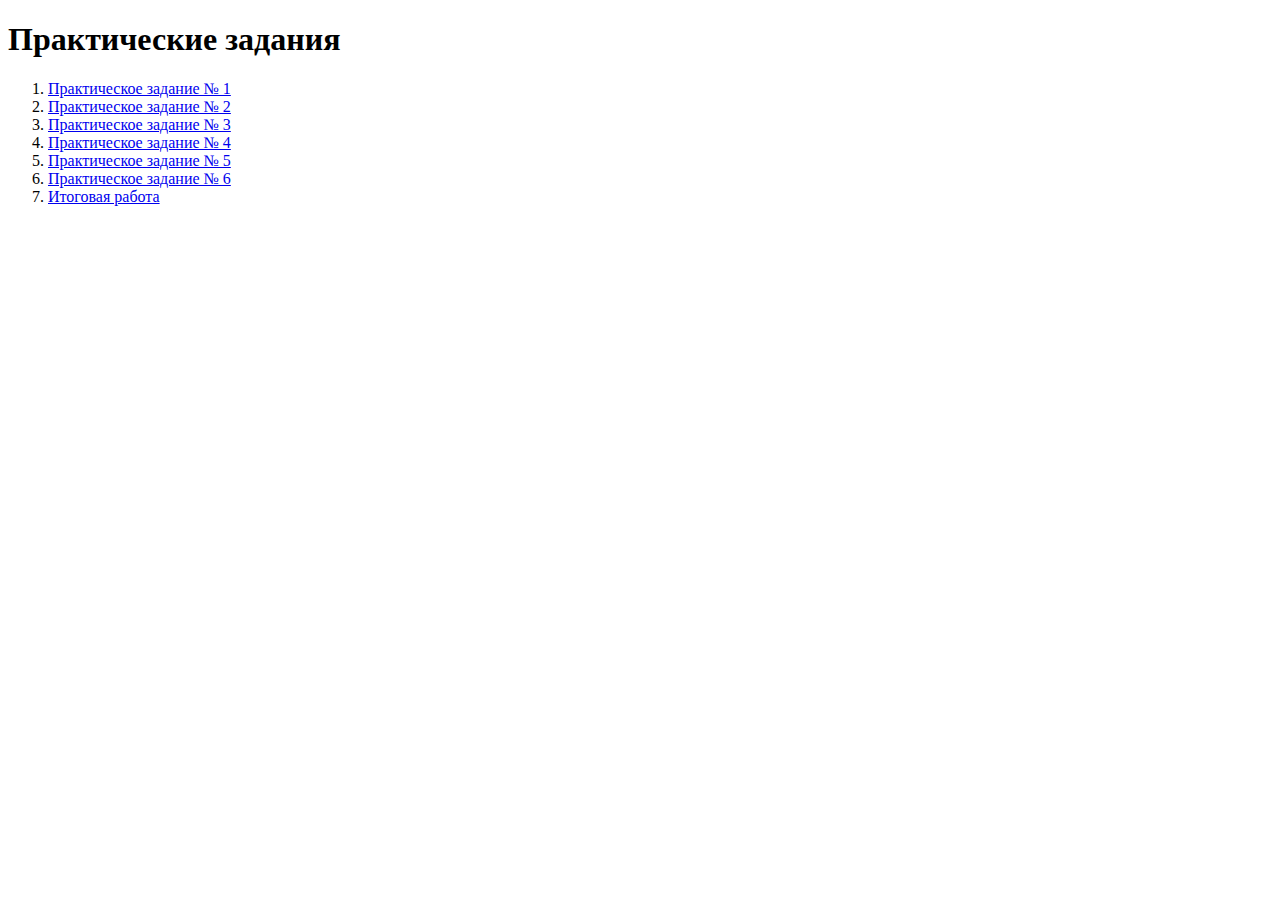
<file: index.html>
<!DOCTYPE html>
<html lang="en">
<head>
    <meta charset="UTF-8">
    <meta name="viewport" content="width=device-width, initial-scale=1.0">
    <title>Информация</title>
</head>
<body>
    <h1>Практические задания</h1>
    <ol>
        <li><a href="task1.html">Практическое задание № 1</a></li>
        <li><a href="task2.html">Практическое задание № 2</a></li>
        <li><a href="task3.html">Практическое задание № 3</a></li>
        <li><a href="task4.html">Практическое задание № 4</a></li>
        <li><a href="task5.html">Практическое задание № 5</a></li>
        <li><a href="task6.html">Практическое задание № 6</a></li>
        <li><a href="Итоговая работа/index2.html">Итоговая работа</a></li>
    </ol>
</body>
</html>
</file>
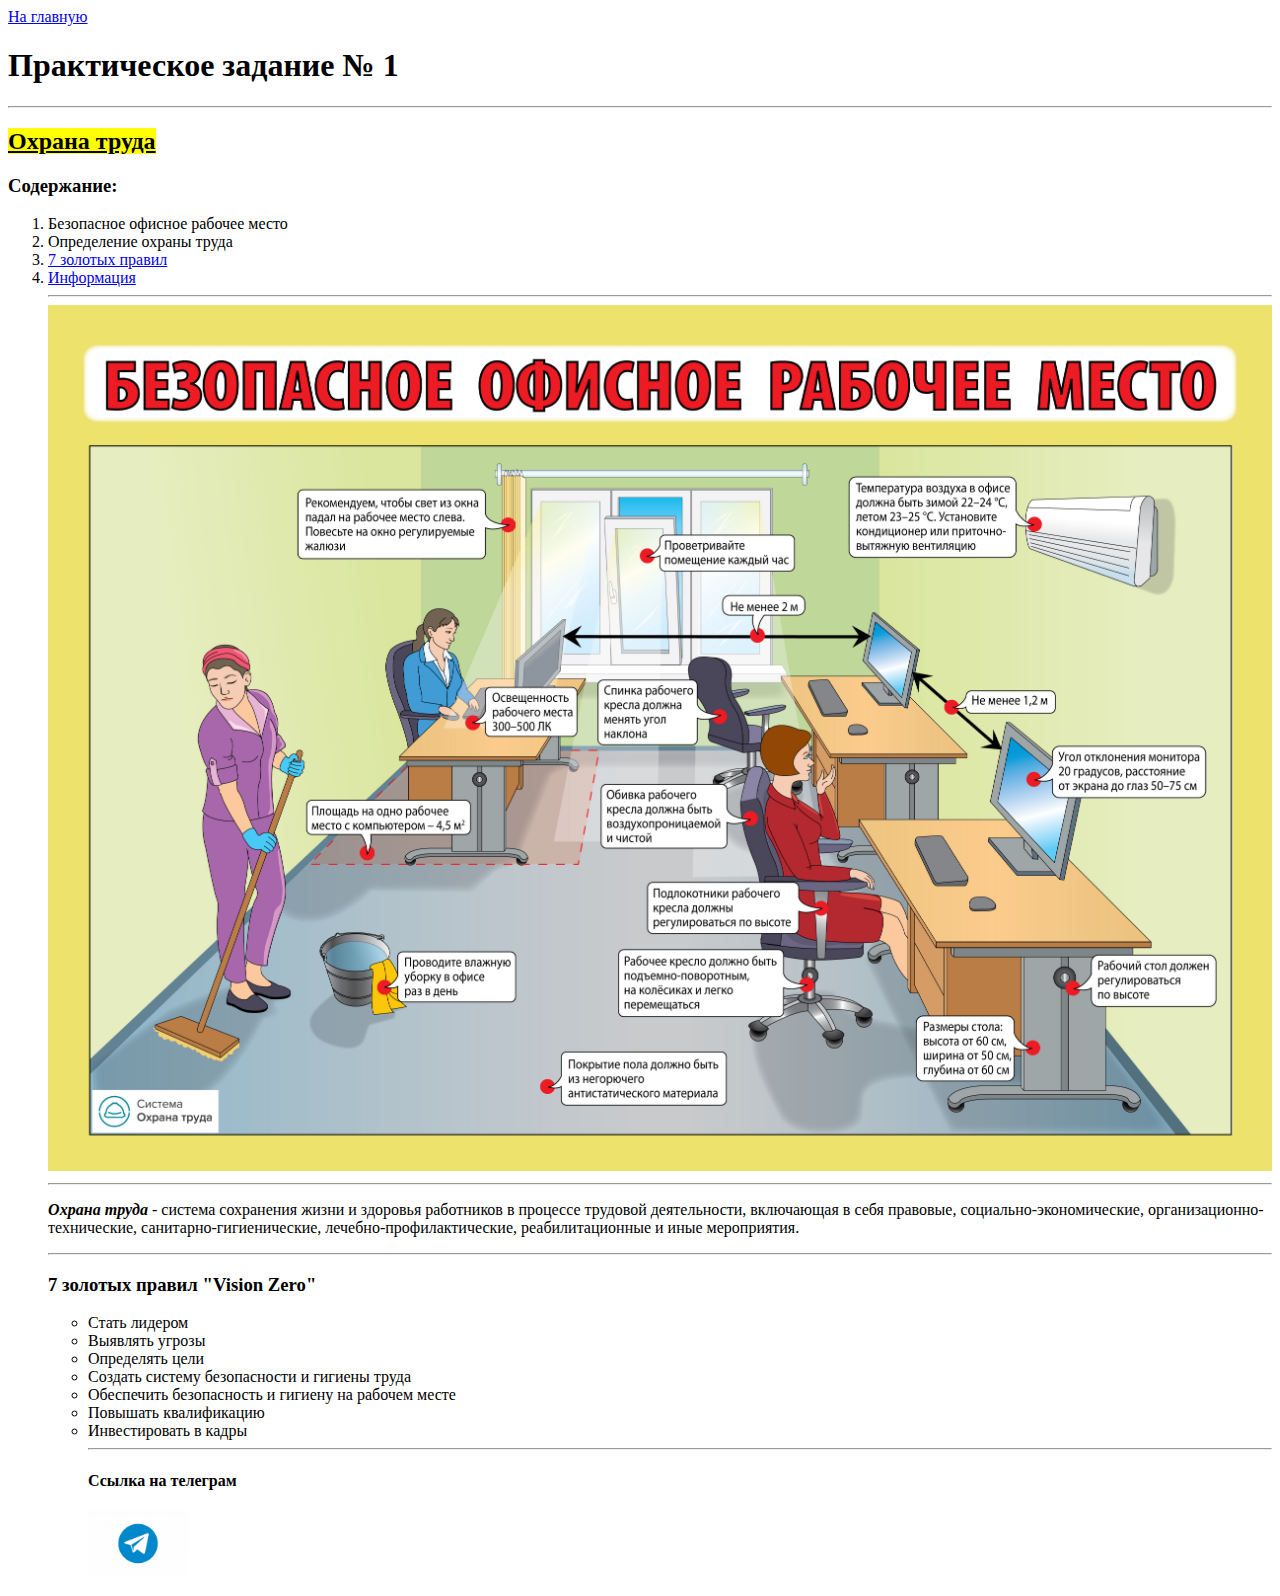
<file: task1.html>
<!DOCTYPE html>
<html lang="en">
<head>
    <meta charset="UTF-8">
    <meta name="viewport" content="width=device-width, initial-scale=1.0">
    <title>Информация</title>
</head>
<body>
    <a href="index.html">На главную</a>
  <h1>Практическое задание № 1</h1>  
  <hr>
  <h2><mark><u>Охрана труда</u></mark></h2>
  <h3>Содержание:</h3>
  <ol>
    <li>Безопасное офисное рабочее место</li>
    <li>Определение охраны труда</li>
    <li><a href="#7 золотых правил Vision Zero"> 7 золотых правил</a></li>
    <li><a href="#Информация"> Информация</a></li>
<hr>

<img width="100%" src="офис.jpg" alt="Охрана труда в офисе">
<hr>

<p><b><i>Охрана труда</i></b> - система сохранения жизни и здоровья работников в процессе 
    трудовой деятельности, включающая в себя правовые, социально-экономические, 
    организационно-технические, санитарно-гигиенические, лечебно-профилактические,
     реабилитационные и иные мероприятия.</p>
<hr>
<h3 id="7 золотых правил Vision Zero">7 золотых правил "Vision Zero"</h3>
<ul>
    <li>Стать лидером</li>
    <li>Выявлять угрозы</li>
    <li>Определять цели</li>
    <li>Создать систему безопасности и гигиены труда</li>
    <li>Обеспечить безопасность и гигиену на рабочем месте</li>
    <li>Повышать квалификацию</li>
    <li>Инвестировать в кадры</li>
<hr>
<h4 id="Информация">Ссылка на телеграм</h4>
<a href="https://t.me/ViktoriaTA15">
    <img width="100" src="Телеграм.jpg" alt="Ссылка на телеграм">
    </a><br>
 
</body>
</html>
</file>
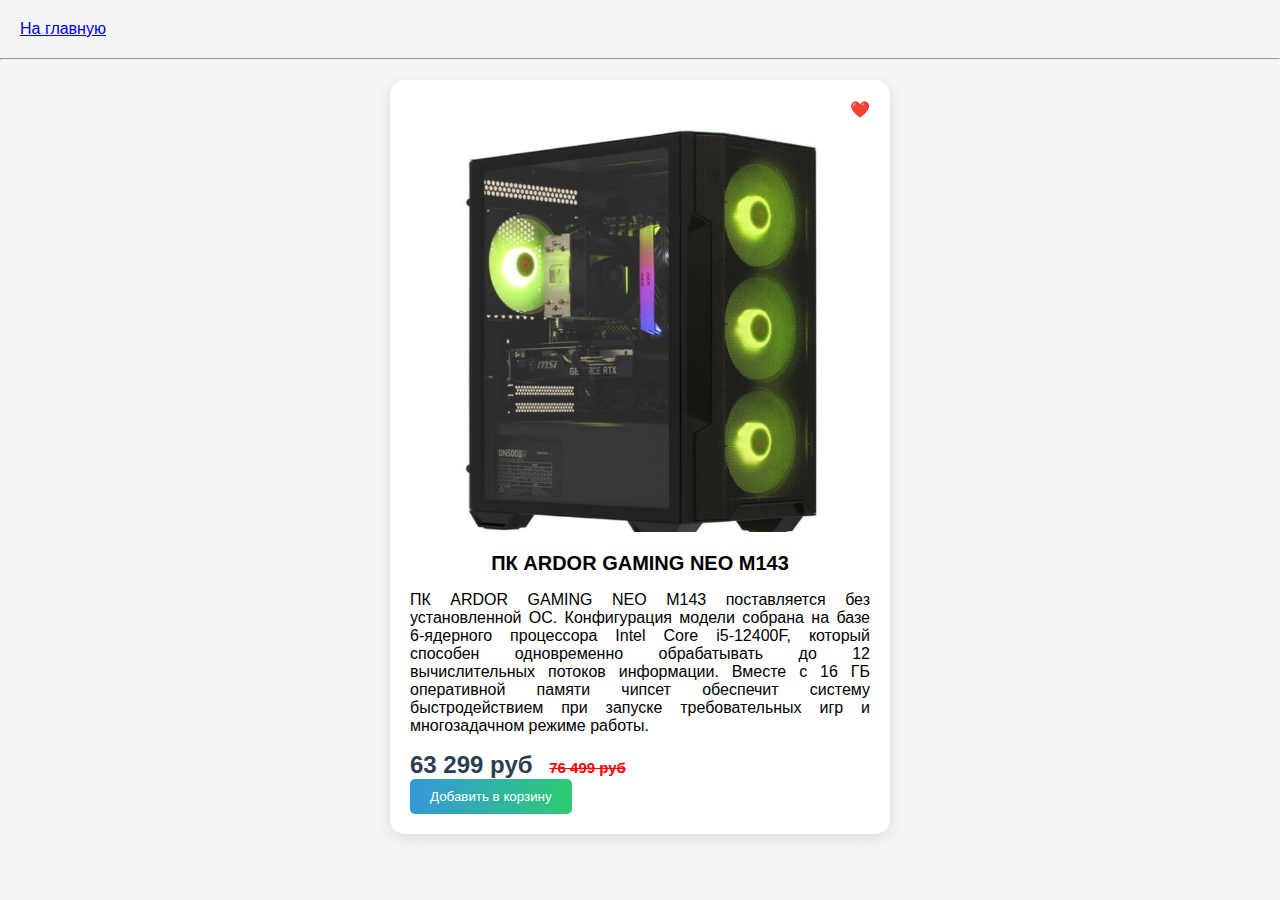
<file: task2.html>
<!DOCTYPE html>
<html lang="en">
<head>
    <meta charset="UTF-8">
    <meta name="viewport" content="width=device-width, initial-scale=1.0">
    <title>Карточка</title>
    <link rel="stylesheet" href="task2.css">
</head>
<body>
    <body>
        <a class="back-to-main" href="index.html">На главную</a>
        <hr>
<div class="card">
    <p class="favorite">
        <a href="#">❤️</a>
    </p>
    <img width="550px" src="компьютер.jpg" alt="Нет картинки">
    <h3>ПК ARDOR GAMING NEO M143</h3>
    <p class="info">ПК ARDOR GAMING NEO M143 поставляется без установленной ОС. Конфигурация модели собрана на базе 6-ядерного процессора Intel Core i5-12400F, который способен одновременно обрабатывать до 12 вычислительных потоков информации. Вместе с 16 ГБ оперативной памяти чипсет обеспечит систему быстродействием при запуске требовательных игр и многозадачном режиме работы.</p>
    <p class="price">63 299 руб <span class="old-price">76 499 руб</span></p>
    <button>Добавить в корзину</button>
    </div>
  
    
</body>
</html>
</file>
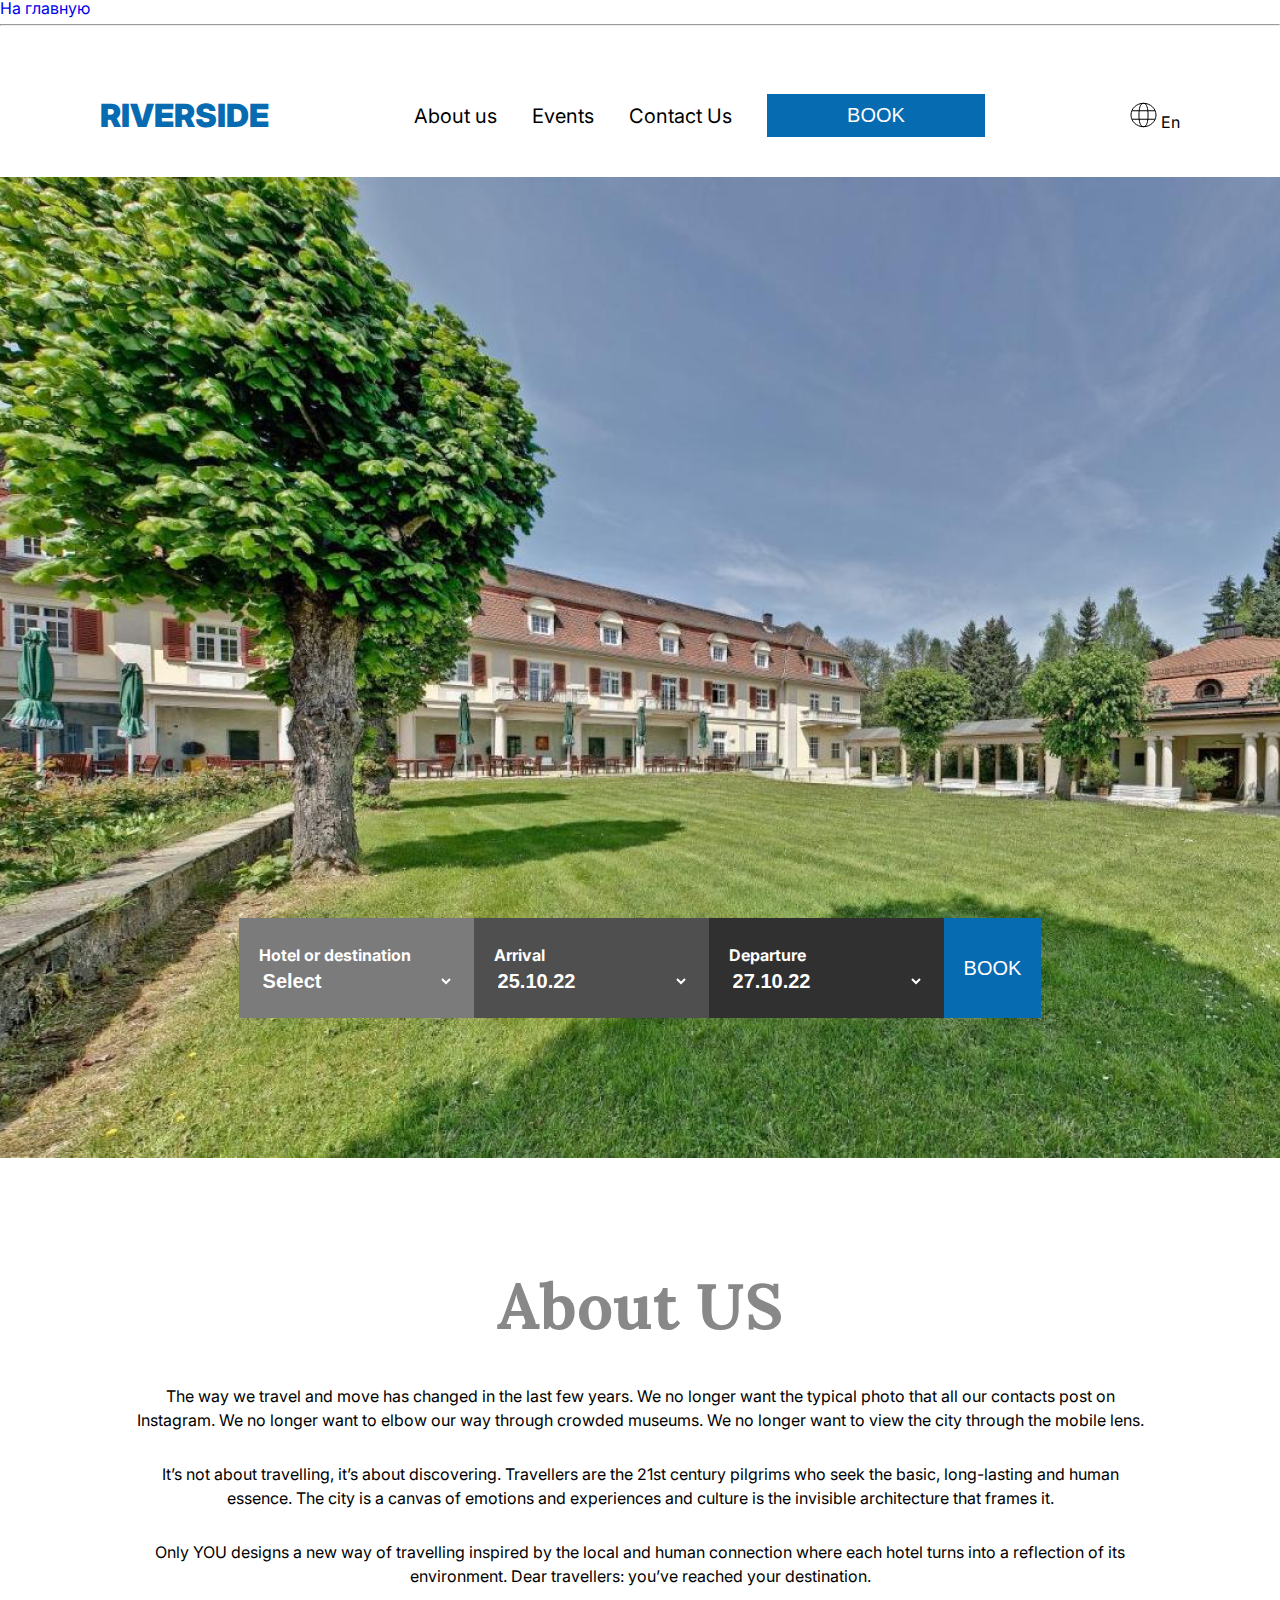
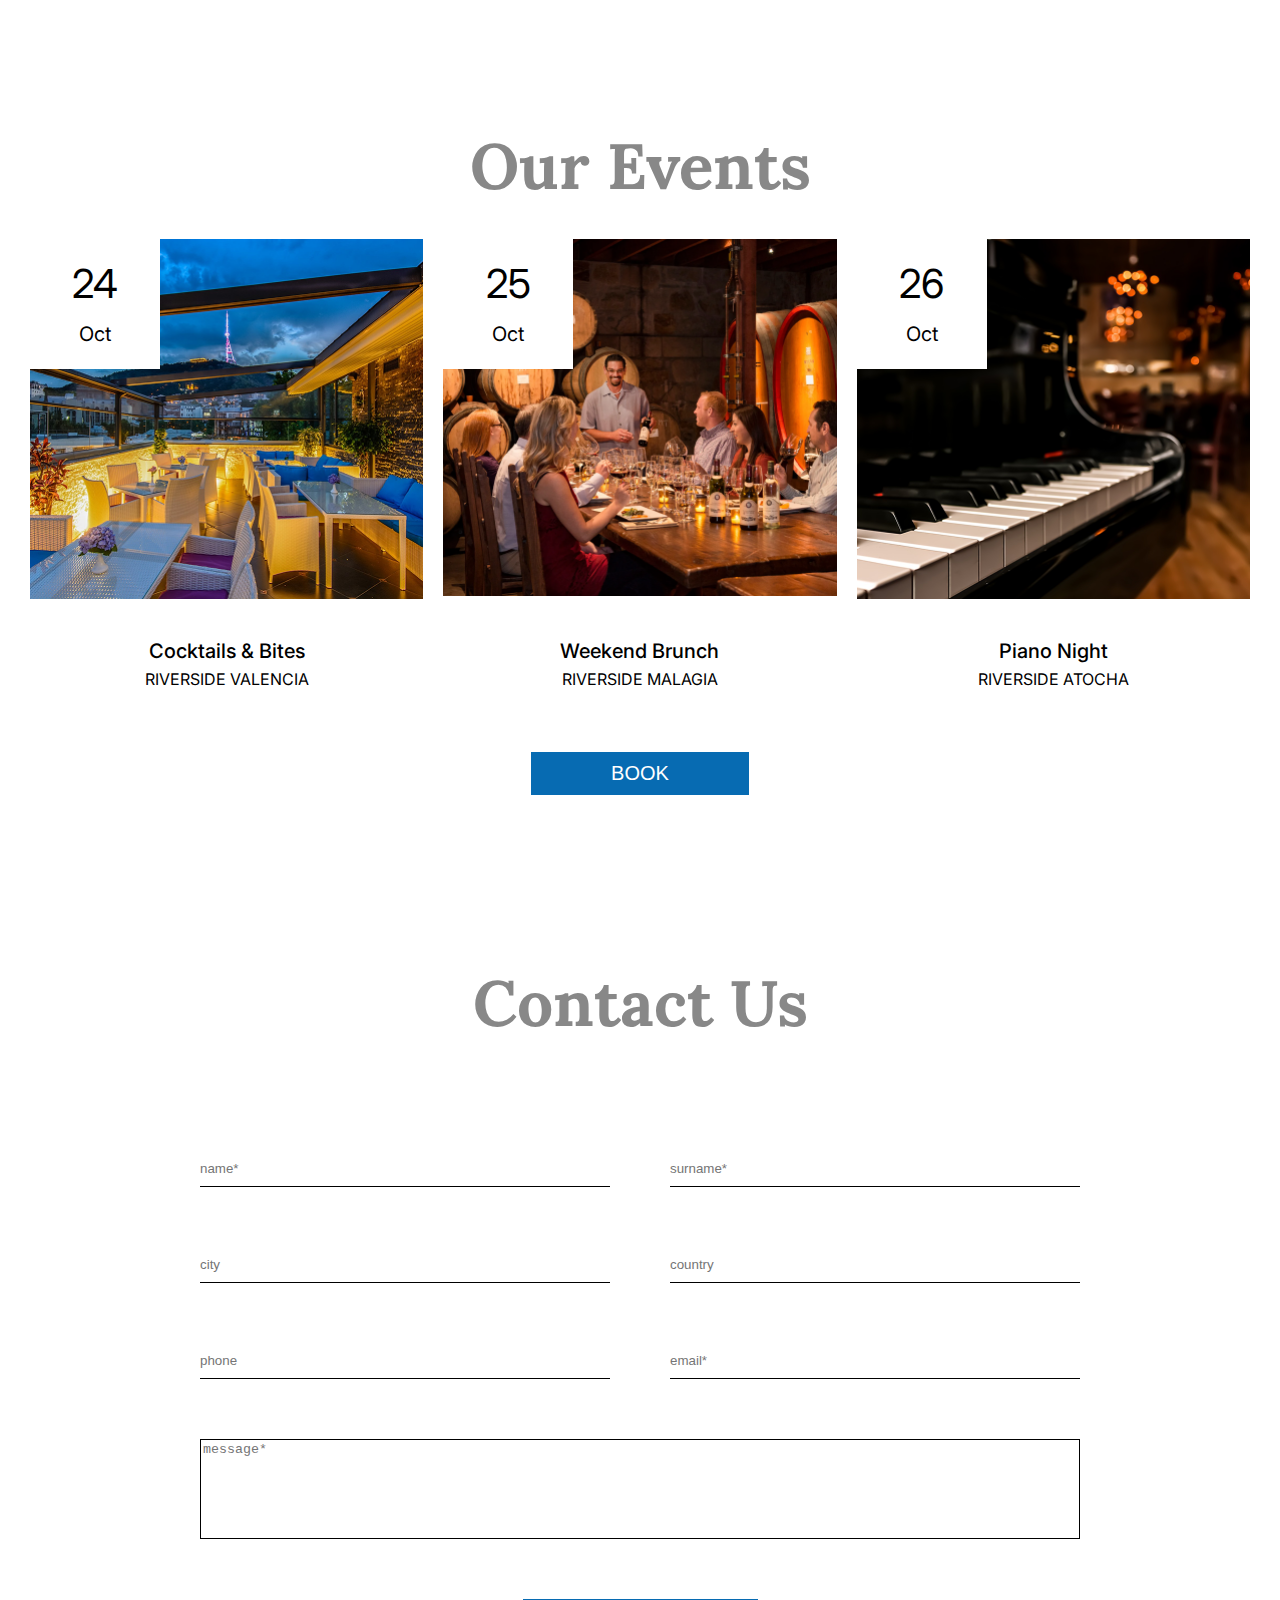
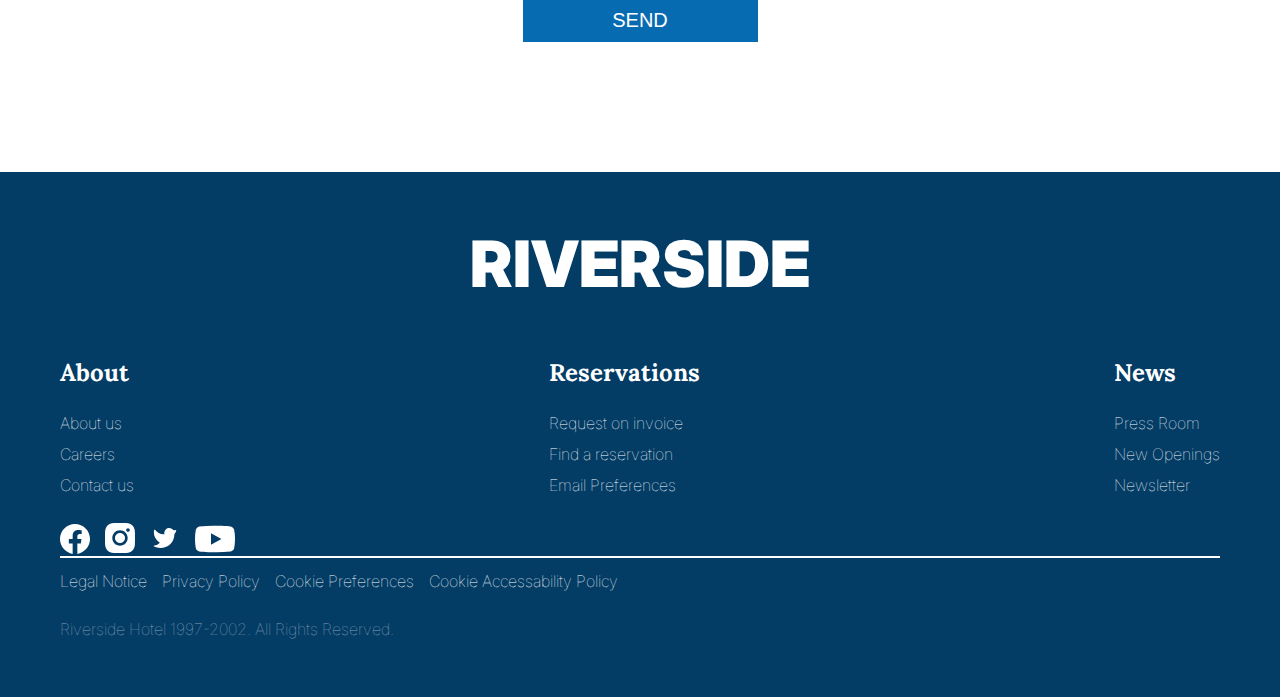
<file: task4.html>
<!DOCTYPE html>
<html lang="en">

<head>
    <meta charset="UTF-8">
    <meta name="viewport" content="width=device-width, initial-scale=1.0">
    <title>Document</title>
    <link rel="stylesheet" href="css/reset.css">
    <link rel="stylesheet" href="css/task4.css">
</head>

<body>
     <a class="back-to-main" href="index.html">На главную</a>
        <hr>
<header>
    <button class="burger-btn">
        <img src="images/icons/burger-menu.svg" alt="">
    </button>
    <a href="task4.html" class="logo">
Riverside
    </a>
<nav>
    <a href="#">About us</a>
    <a href="#">Events</a>
    <a href="#">Contact Us</a>
    <button>book</button>
</nav>
<div>
    <img src="images/icons/lang.svg" alt="Логотип">
    <span>En</span>
</div>
</header>
<main>
    <section class="hero">
        <div class="hero-choose">
            <h4>Hotel or destination</h4>
            <select name="" id="">
                <option value="">Select</option>
            </select>
        </div>
         <div class="hero-choose">
            <h4>Arrival</h4>
            <select name="" id="">
                <option value="">25.10.22</option>
            </select>
        </div>
         <div class="hero-choose">
            <h4>Departure</h4>
            <select name="" id="">
                <option value="">27.10.22</option>
            </select>
        </div>
         <button>book</button>
            </select>
        </div>
    </section>
    <section class="about-us">
        <h2 id="about-us">About US</h2>
        <p>The way we travel and move has changed in the last few years. We no longer want the typical photo that all our contacts post on Instagram. We no longer want to elbow our way through crowded museums. We no longer want to view the city through the mobile lens.</p>
        <p>It’s not about travelling, it’s about discovering. Travellers are the 21st century pilgrims who seek the basic, long-lasting and human essence. The city is a canvas of emotions and experiences and culture is the invisible architecture that frames it.</p>
        <p>Only YOU designs a new way of travelling inspired by the local and human connection where each hotel turns into a reflection of its environment. Dear travellers: you’ve reached your destination.</p>

    </section>
    <section class="our-events">
        <h2 id="our-events">Our Events</h2>
        <div class="cards">
            <div class="card">
                <img src="images/cards/card-1.png" alt="">
                <div class="card-body">
                    <h4>Cocktails & Bites</h4>
                    <p>Riverside Valencia</p>
                </div>
                <div class="card-date">
               <span class="card-date-day">24</span>
               <br>Oct
            </div>
            </div>
             <div class="card">
                <img src="images/cards/card-2.png" alt="">
                <div class="card-body">
                    <h4>Weekend Brunch</h4>
                    <p>Riverside Malagia</p>
                </div>
                <div class="card-date">
               <span class="card-date-day">25</span>
               <br>Oct
            </div>
            </div>
             <div class="card">
                <img src="images/cards/card-3.png" alt="">
                <div class="card-body">
                    <h4>Piano Night</h4>
                    <p>Riverside Atocha</p>
                </div>
                <div class="card-date">
               <span class="card-date-day">26</span>
               <br>Oct
            </div>
            </div>
        </div>
<button>Book</button>
    </section>
    <section class="contact-us">
        <h2 id="contact-us">Contact Us</h2>
        <form action="" class="contact-form">
            <div class="contact-form-fields">
            <input type="text" placeholder="name*"required>
             <input type="text" placeholder="surname*"required>
              <input type="text" placeholder="city">
               <input type="text" placeholder="country">
                <input type="tel" placeholder="phone">
                 <input type="email" placeholder="email*"required>
        </div>
        <textarea name="" id="" required placeholder="message*"></textarea>
        <button>Send</button>
        </form>
    </section>
</main>
<footer>
    <section class="footer-body">
    <h3>Riverside</h3>
    <div class="footer-body-links">
        <ul>
            <h4>About</h4>
            <li><a href="#">About us</a></li>
            <li><a href="#">Careers</a></li>
            <li><a href="#">Contact us</a></li>
        </ul>
<ul>
            <h4>Reservations</h4>
            <li><a href="#">Request on invoice</a></li>
            <li><a href="#">Find a reservation</a></li>
            <li><a href="#">Email Preferences</a></li>
        </ul>
        <ul>
            <h4>News</h4>
            <li><a href="#">Press Room</a></li>
            <li><a href="#">New Openings</a></li>
            <li><a href="#">Newsletter</a></li>
        </ul>
    </div>
    <div class="footer-social-media">
        <a href="#"><img src="images/icons/facebook.svg" alt=""></a>
        <a href="#"><img src="images/icons/instagram.svg" alt=""></a>
        <a href="#"><img src="images/icons/twitter.svg" alt=""></a>
        <a href="#"><img src="images/icons/youtube.svg" alt=""></a>
    </div>
    <div class="footer-policy">
       <a href="#">Legal Notice</a>
       <a href="#">Privacy Policy</a>
        <a href="#">Cookie Preferences</a>
        <a href="#">Cookie Accessability Policy</a>
</div>
    <p class="rights">
        Riverside Hotel 1997-2002. All Rights Reserved.
    </p>
    </section>
    
</footer>
</body>

</html>
</file>
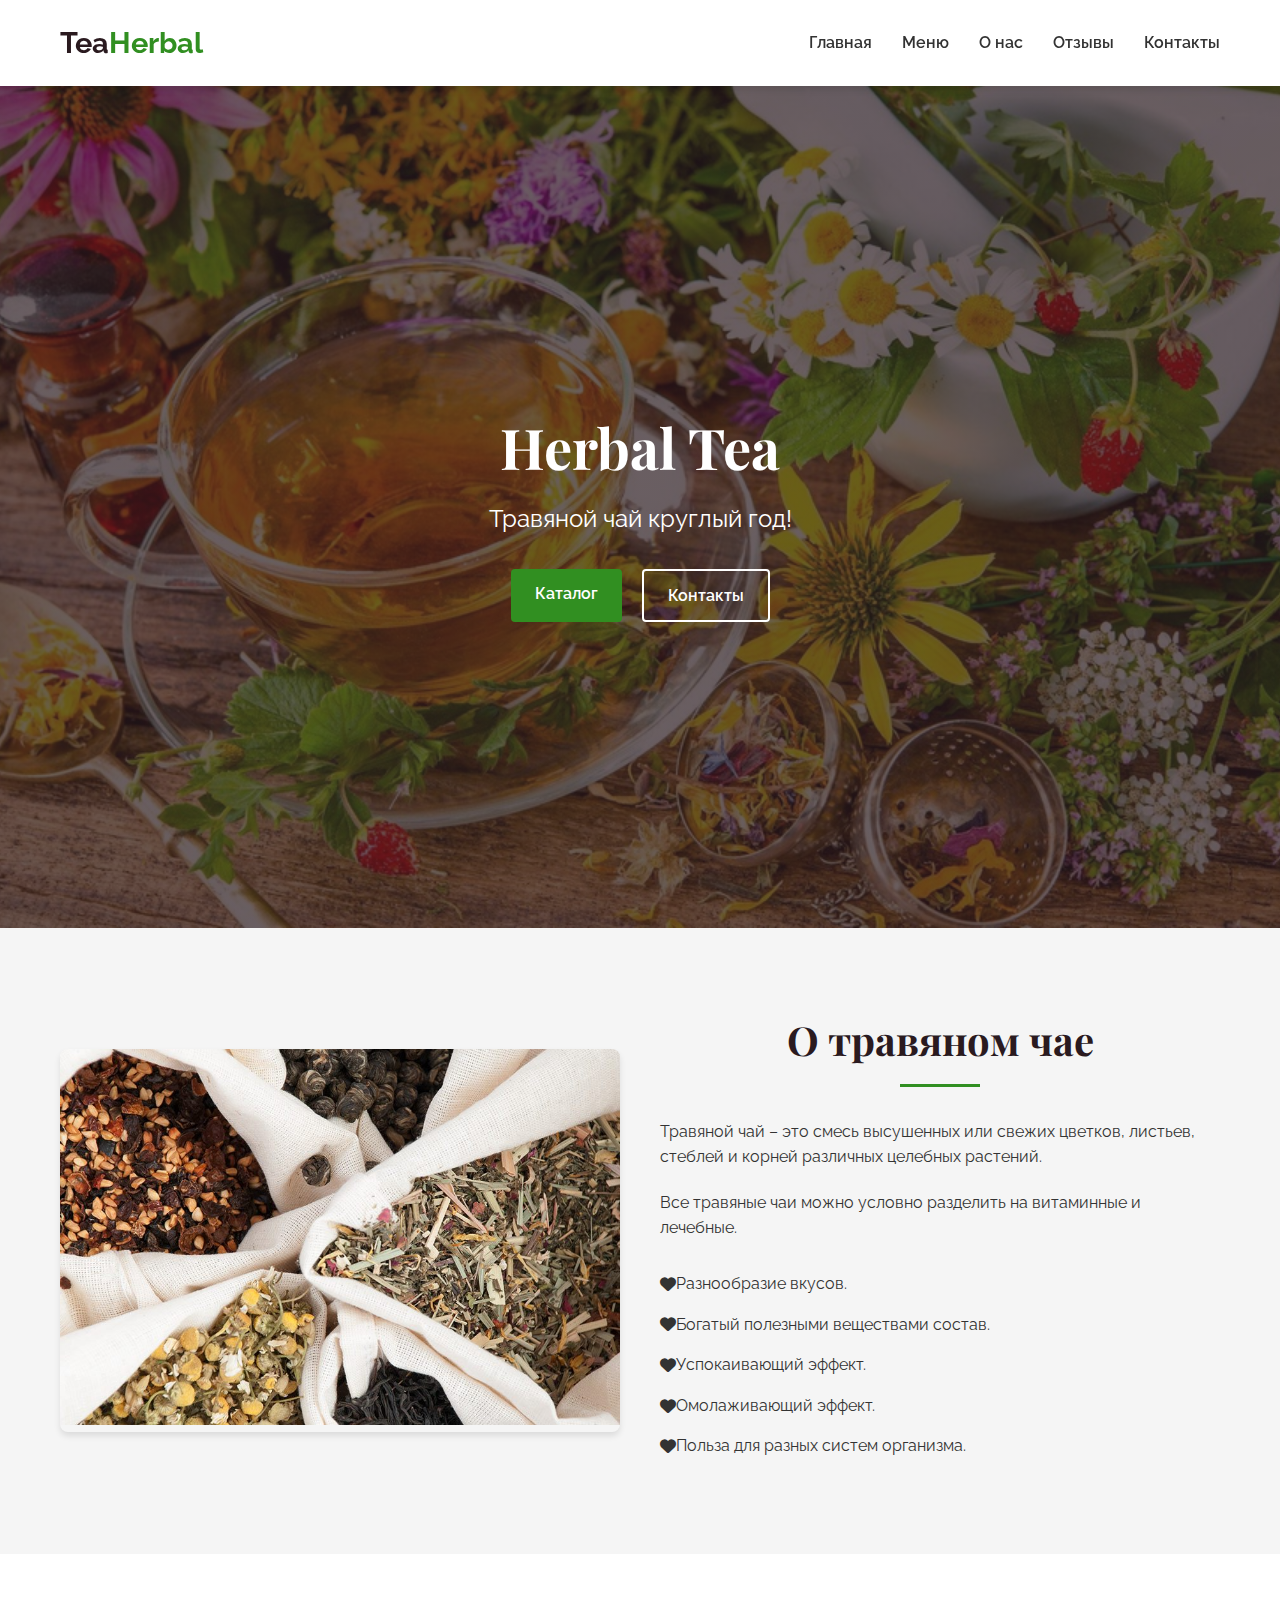
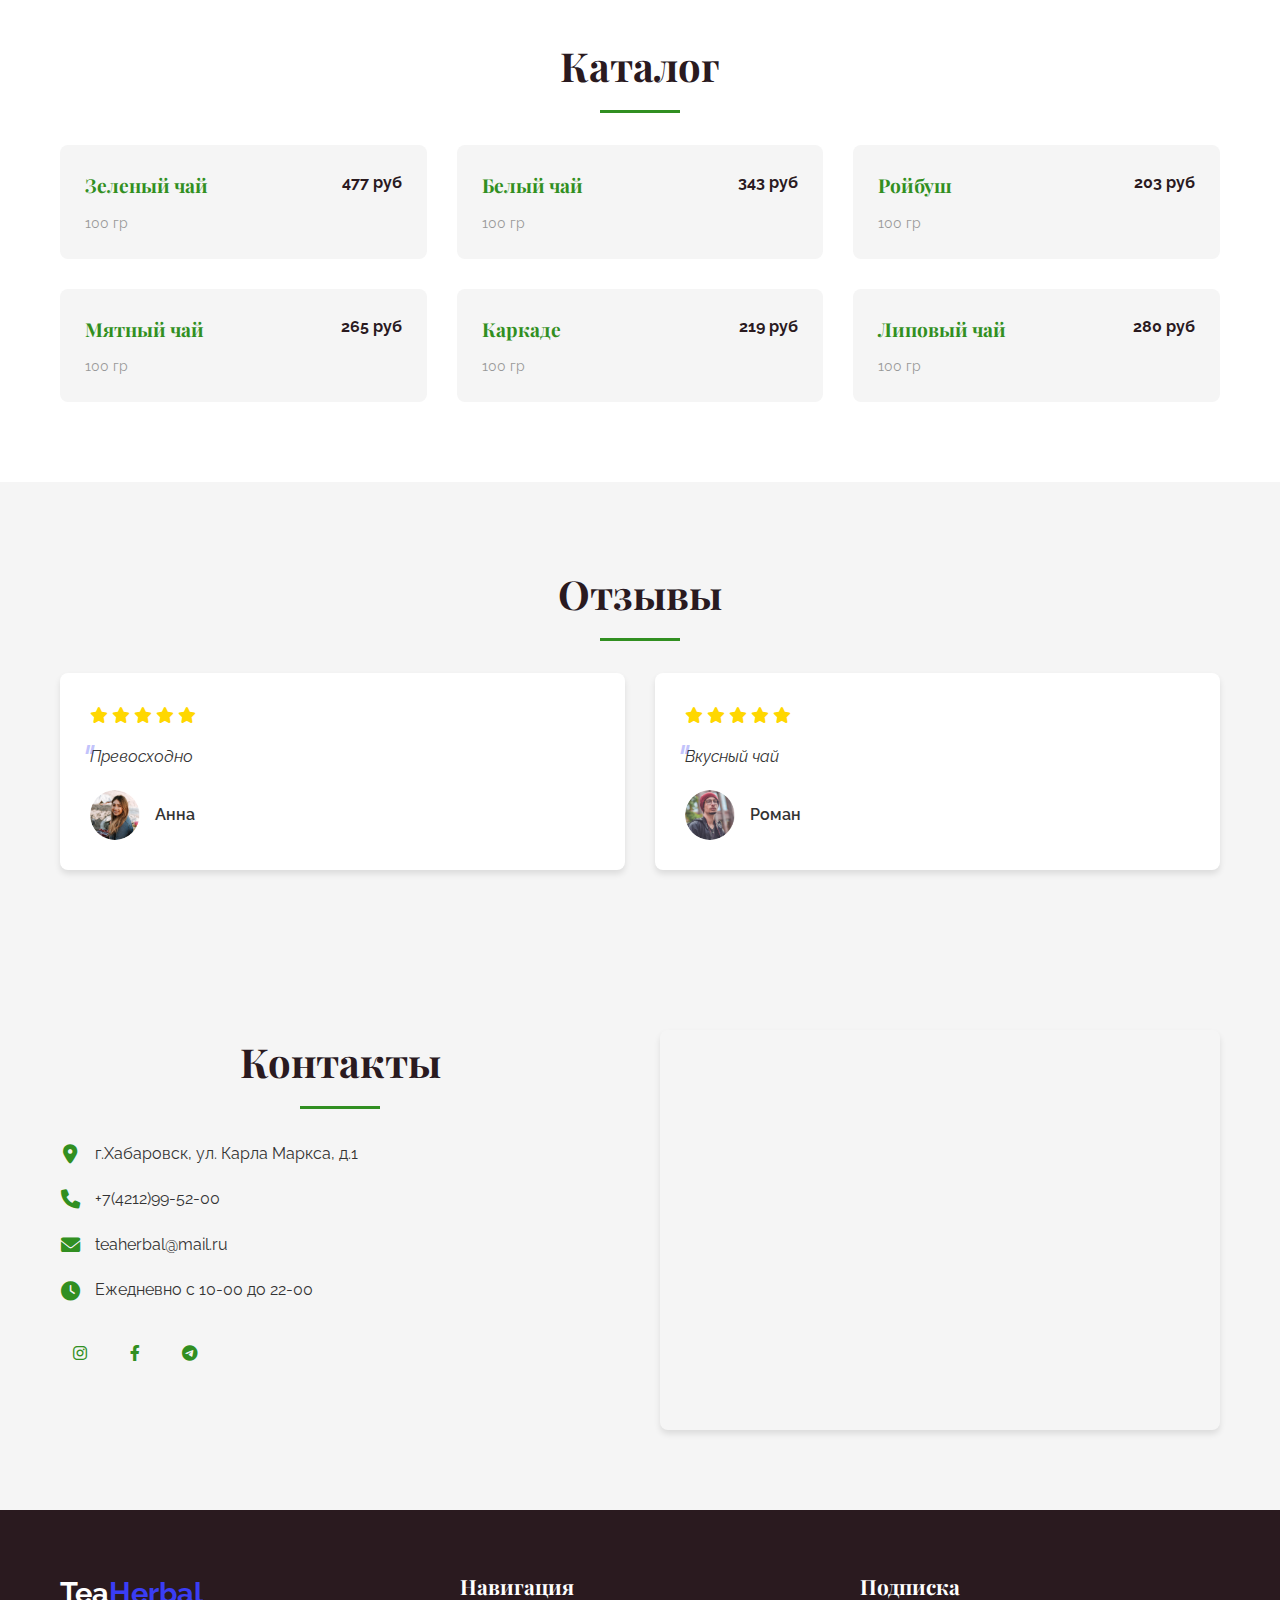
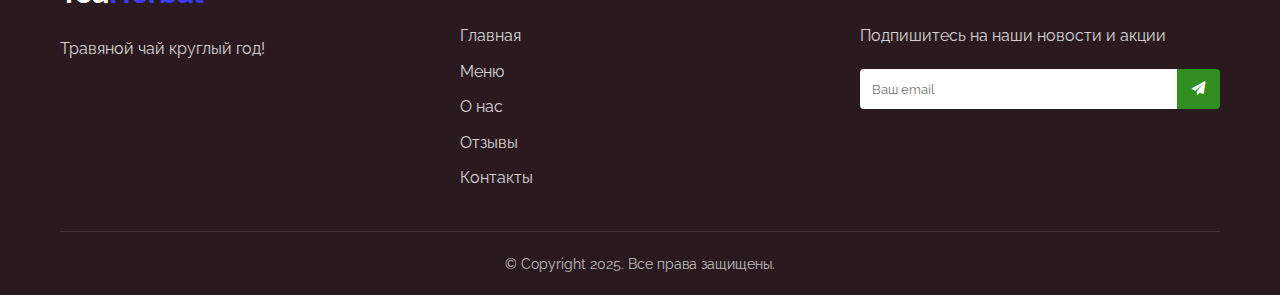
<file: Итоговая работа/index2.html>
<!DOCTYPE html>
<html lang="ru">

<head>
    <meta charset="UTF-8">
    <meta name="viewport" content="width=device-width, initial-scale=1.0">
    <title>Название сайта</title>

    <link
        href="https://fonts.googleapis.com/css2?family=Playfair+Display:wght@400;700&family=Raleway:wght@400;600&display=swap"
        rel="stylesheet">
    <link rel="stylesheet" href="https://cdnjs.cloudflare.com/ajax/libs/font-awesome/6.0.0-beta3/css/all.min.css">
    <link rel="stylesheet" href="css/reset.css">
    <link rel="stylesheet" href="css/styles.css">
</head>

<body>
    <a class="back-to-main" href="index.html">На главную</a>
    <hr>
<header class="header">
    <div class="container">
        <div class="header__inner">
            <a href="#" class="logo">Tea<span>Herbal</span></a>
                <nav class="nav">
                    <ul class="nav__list">
                        <li class="nav__item"><a href="#" class="nav__link">Главная</a></li>
                        <li class="nav__item"><a href="#menu" class="nav__link">Меню</a></li>
                        <li class="nav__item"><a href="#about" class="nav__link">О нас</a></li>
                        <li class="nav__item"><a href="#reviews" class="nav__link">Отзывы</a></li>
                        <li class="nav__item"><a href="#contacts" class="nav__link">Контакты</a></li>
                    </ul>
                </nav>
            <button class="menu-toggle" aria-label="Меню">
                <span class="menu-toggle__line"></span>
                <span class="menu-toggle__line"></span>
                <span class="menu-toggle__line"></span>
                </button>
        </div>
    </div>
</header>

<main class="main">
    <section class="hero">
        <div class="container">
            <h1 class="hero__title">Herbal Tea</h1>
            <p class="hero__subtitle">Травяной чай круглый год!</p>
            <div class="hero__buttons">
                <a href="#menu" class="btn btn--primary">Каталог</a>
                <a href="#contacts" class="btn btn--outline">Контакты</a>
            </div>
        </div>
    </section>

    <section id="about" class="about">
        <div class="container">
            <div class="about__inner">
                <div class="about__image">
                    <img src="images/bg-1.jpg" alt="">
                </div>
            <div class="about__content">
                <h2 class="section-title">О травяном чае</h2>
                <p class="about__text">Травяной чай – это смесь высушенных или свежих цветков, листьев, стеблей и корней различных целебных растений.</p>
                <p class="about__text">Все травяные чаи можно условно разделить на витаминные и лечебные.</p>
                    <ul class="about__features">
                        <li class="feature-item">
                       <i class="fa-solid fa-heart"></i>
                            <span>Разнообразие вкусов.</span>
                        </li>
                        <li class="feature-item">
                            <i class="fa-solid fa-heart"></i>
                            <span>Богатый полезными веществами состав.</span>
                        </li>
                        <li class="feature-item">
                            <i class="fa-solid fa-heart"></i>
                            <span>Успокаивающий эффект.</span>
                        </li>
                        <li class="feature-item">
                            <i class="fa-solid fa-heart"></i>
                        <span>Омолаживающий эффект.</span>
                        </li>
                        <li class="feature-item">
                            <i class="fa-solid fa-heart"></i>
                            <span>Польза для разных систем организма. </span>
                        </li>
                        </ul>
            </div>
            </div>
        </div>
    </section>

    <section id="menu" class="menu">
        <div class="container">
            <h2 class="section-title">Каталог</h2>
            <div class="menu__content active" id="coffee">
                <div class="menu__grid">
                    <div class="menu-item">
                        <div class="menu-item__header">
                            <h3 class="menu-item__title">Зеленый чай</h3>
                            <span class="menu-item__price">477 руб</span>
                        </div>
                            <p class="menu-item__description">100 гр</p>
                    </div>
                        <div class="menu-item">
                            <div class="menu-item__header">
                                <h3 class="menu-item__title">Белый чай</h3>
                                <span class="menu-item__price">343 руб</span>
                            </div>
                            <p class="menu-item__description">100 гр</p>
                        </div>
                        <div class="menu-item">
                            <div class="menu-item__header">
                                <h3 class="menu-item__title">Ройбуш</h3>
                                <span class="menu-item__price">203 руб</span>
                            </div>
                            <p class="menu-item__description">100 гр</p>
                        </div>
                        <div class="menu-item">
                            <div class="menu-item__header">
                                <h3 class="menu-item__title">Мятный чай</h3>
                                <span class="menu-item__price">265 руб</span>
                            </div>
                            <p class="menu-item__description">100 гр</p>
                        </div>
                        <div class="menu-item">
                            <div class="menu-item__header">
                                <h3 class="menu-item__title">Каркаде</h3>
                                <span class="menu-item__price">219 руб</span>
                            </div>
                            <p class="menu-item__description">100 гр</p>
                        </div>
                        <div class="menu-item">
                            <div class="menu-item__header">
                                <h3 class="menu-item__title">Липовый чай</h3>
                                <span class="menu-item__price">280 руб</span>
                            </div>
                            <p class="menu-item__description">100 гр</p>
                        </div>
                    </div>
                </div>

            </div>
        </section>

        <section id="reviews" class="reviews">
            <div class="container">
                <h2 class="section-title">Отзывы</h2>
                <div class="reviews__slider">
                    <div class="review">
                        <div class="review__rating">
                            <i class="fas fa-star"></i>
                            <i class="fas fa-star"></i>
                            <i class="fas fa-star"></i>
                            <i class="fas fa-star"></i>
                            <i class="fas fa-star"></i>
                        </div>
                        <p class="review__text">Превосходно </p>
                        <div class="review__author">
                            <img src="images/avatar/avatar-2.png" alt=""
                                class="review__photo">
                            <span class="review__name">Анна</span>
                        </div>
                    </div>
                    <div class="review">
                        <div class="review__rating">
                            <i class="fas fa-star"></i>
                            <i class="fas fa-star"></i>
                            <i class="fas fa-star"></i>
                            <i class="fas fa-star"></i>
                            <i class="fas fa-star"></i>
                        </div>
                        <p class="review__text">Вкусный чай</p>
                        <div class="review__author">
                            <img src="images/avatar/avatar-1.png" alt=""
                                class="review__photo">
                            <span class="review__name">Роман</span>
                        </div>
                    </div>
                    </div>
                </div>
        </section>

        <section id="contacts" class="contacts">
            <div class="container">
                <div class="contacts__inner">
                    <div class="contacts__info">
                        <h2 class="section-title">Контакты</h2>
                        <div class="contact-item">
                            <i class="fas fa-map-marker-alt contact-icon"></i>
                            <span>г.Хабаровск, ул. Карла Маркса, д.1</span>
                        </div>
                        <div class="contact-item">
                            <i class="fas fa-phone contact-icon"></i>
                            <span>+7(4212)99-52-00</span>
                        </div>
                        <div class="contact-item">
                            <i class="fas fa-envelope contact-icon"></i>
                            <span>teaherbal@mail.ru</span>
                        </div>
                        <div class="contact-item">
                            <i class="fas fa-clock contact-icon"></i>
                            <span>Ежедневно с 10-00 до 22-00</span>
                        </div>
                        <div class="social-links">
                            <a href="#" class="social-link" aria-label="Instagram"><i class="fab fa-instagram"></i></a>
                            <a href="#" class="social-link" aria-label="Facebook"><i class="fab fa-facebook-f"></i></a>
                            <a href="#" class="social-link" aria-label="Telegram"><i
                                    class="fab fa-telegram-plane"></i></a>
                        </div>
                    </div>
                    <div class="contacts__map">
                        <iframe src="https://www.google.com/maps/embed?pb=!1m18!1m12!1m3!1d2644.167725941604!2d135.09056807606476!3d48.4916756712848!2m3!1f0!2f0!3f0!3m2!1i1024!2i768!4f13.1!3m3!1m2!1s0x5efaea00df05b7d1%3A0x6838bb75a050d3b4!2z0YPQuy4g0JrQsNGA0LvQsCDQnNCw0YDQutGB0LAsIDEsINCl0LDQsdCw0YDQvtCy0YHQuiwg0KXQsNCx0LDRgNC-0LLRgdC60LjQuSDQutGA0LDQuSwgNjgwMDAw!5e0!3m2!1sru!2sru!4v1752248962898!5m2!1sru!2sru" width="600" height="450" style="border:0;" allowfullscreen="" loading="lazy" referrerpolicy="no-referrer-when-downgrade"></iframe>
                    </div>
                </div>
            </div>
        </section>
    </main>

    <footer class="footer">
        <div class="container">
            <div class="footer__inner">
                <div class="footer__logo">
                    <a href="#" class="logo">Tea<span>Herbal</span></a>
                    <p class="footer__text">Травяной чай круглый год!</p>
                </div>
                <div class="footer__nav">
                    <h3 class="footer__title">Навигация</h3>
                    <ul class="footer__list">
                        <li><a href="#" class="footer__link">Главная</a></li>
                        <li><a href="#menu" class="footer__link">Меню</a></li>
                        <li><a href="#about" class="footer__link">О нас</a></li>
                        <li><a href="#reviews" class="footer__link">Отзывы</a></li>
                        <li><a href="#contacts" class="footer__link">Контакты</a></li>
                    </ul>
                </div>
                <div class="footer__subscribe">
                    <h3 class="footer__title">Подписка</h3>
                    <p class="footer__text">Подпишитесь на наши новости и акции</p>
                    <form class="subscribe-form">
                        <input type="email" placeholder="Ваш email" class="subscribe-input">
                        <button type="submit" class="subscribe-btn"><i class="fas fa-paper-plane"></i></button>
                    </form>
                </div>
            </div>
            <div class="footer__bottom">
                <p class="footer__copyright">© Copyright 2025. Все права защищены.</p>
            </div>
        </div>
    </footer>


</body>

</html>
</file>
<file: task2.css>
*{
   font-family: Arial;
   margin: 0;
   padding: 0;
   box-sizing: border-box; 
    
}
.back-to-main{
    display: block;
    margin: 20px;
    width: max-content;

}
body{
    background: #f5f5f5;
}
.card{
    max-width: 500px;
    width: 100%;
    background: white;
    margin: 20px auto;
    padding: 20px;
    border-radius: 15px;
    box-shadow: 0px 5px 15px rgba(0, 0, 0, 0.1);
    transition: 0.3s;
     }
.card:hover{
       transform: scale(1.05); 
     }
.card .favorite{
    text-align: right;
}
.card .favorite a{
    text-decoration: none;
}
.card img{
width: 100%;
}
.card h3{
      margin: 16px 0px;  
      font-size: 20px;
      text-align:center;      
    }
.card .info{
        line-height: justify;
        margin: 16px 0px;
        text-align: justify;
    }
.card .price{
    color: #2c3e50;
        font-weight: bold;
        font-size: 24px;
            }
.card .old-price{
                font-size: 15px; 
                color: red;
                text-decoration: line-through;
                margin-left: 10px;
            }
.card button{
                background: linear-gradient(to right, #3498db, #2ecc71);
                color: white;
                padding: 10px 20px;
                border: none;
                border-radius: 5px;
                cursor: pointer;
            }
            
.card button:hover{
              filter: brightness(0.95);
            }
</file>
<file: css/task4.css>
@import url('https://fonts.googleapis.com/css2?family=Inter:ital,opsz,wght@0,14..32,100..900;1,14..32,100..900&family=Lora:ital,wght@0,400..700;1,400..700&display=swap');
*{
    box-sizing: border-box;
}
body{
   font-family: "Inter", sans-serif;
}

a{
    text-decoration: none;
}
header{
    max-width: 1500px;
    margin: 0 auto;
    padding: 60px 100px 40px;
    display: flex;
    align-items: center;
    justify-content: space-between;
}

.logo{
    font-size: 32px;
    text-transform: uppercase;
    font-weight: 900;
    color: #076bb2;
}

nav{
    display: flex;
    align-items: center;
    gap: 35px;
}

nav a{
    color: black;
    font-size: 20px;

}

button{
    background: #076bb2;
    color: white;
    border: none;
    text-transform: uppercase;
    padding: 10px 80px;
    font-size: 20px;
    cursor: pointer;
}
.lang{
    display: flex;
    align-items: center;
    gap: 30px;
}

.burger-btn{
    background: transparent;
    padding: 0;
    display: none;
}

.hero{
    height: 981px;
    background: url(../images/hero.png);
    background-size: cover;
    display: flex;
    align-items: end;
    justify-content: center;
    padding-bottom: 140px;
}

.hero-choose{
    padding: 24px 20px;
    width: 235px;
    height: 100px;
    color: white;
    display: flex;
    flex-direction: column;
    justify-content: center;
    }
    .hero-choose:nth-child(1){
        background: #7b7b7b;
    }
     .hero-choose:nth-child(2){
        background: #504f4f;
    }
     .hero-choose:nth-child(3){
        background: #303030;
    }
    .hero-choose h4{
        line-height: 160%;
    }
    .hero-choose select{
        background: transparent;
        border: none;
        color: white;
        font-size: 20px;
        font-weight: 600;
    }

    .hero button{
        height: 100px;
        padding: 20px;

    }

    .about-us{
        margin: 100px auto;
        max-width: 1080px;
        padding: 0px 30px;
        line-height: 150%;
        text-align: center;
    }
    h2{
        font-size: 64px;
        color: #888;
        font-family: "Lora", serif;
        font-weight: 700;
        line-height: 150%;
        text-align: center;
    }

    .about-us p{
        margin: 30px 0px;
    }

.our-events{
    text-align: center;
    padding: 30px;
}
    .cards{
        display: grid;
        grid-template-columns: repeat(3, 1fr);
        max-width: 1300px;
        margin: 25px auto;
        gap: 20px;

    }
.card{
    position: relative;
}
.card-date{
    position: absolute;
    top: 0;
    left: 0;
    background: white;
    width: 130px;
    height: 130px;
    display: flex;
    align-items: center;
    justify-content: center;
    flex-direction: column;
    font-size: 20px;
}
.card-date-day{
    font-size: 40px;
}
    .card img{
        width: 100%;
        height: 360px;
        object-fit: cover;
    }

    .card-body{
        padding: 40px;
        text-align: center;
        display: flex;
        flex-direction: column;
        gap: 10px;
        text-transform: uppercase;
    }

    .card-body h4{
        font-size: 20px;
        font-weight: 500;
        text-transform: none;
    }

    .contact-us{
        max-width: 940px;
        margin: 100px auto;
        padding: 30px;
    }

    .contact-form{
        display: flex;
        flex-direction: column;
        gap: 60px;

    }

    .contact-form-fields{
        display: grid;
        grid-template-columns: repeat(2, 1fr);
        gap: 60px;
        margin-top: 100px;
    }

    .contact-form-fields input{
        border: none;
        border-bottom: 1px solid black;
        padding: 10px 0px;
        outline: none;
    }
    .contact-form textarea{
        resize: none;
        height: 100px;
        border: 1px solid black;
        outline: none;
    }

.contact-form button{
    width: 235px;
    display: block;
    margin: 0 auto;

}

footer{
    background: #033C65;
    padding: 60px;
}
.footer-body{
        max-width: 1160px;
        margin: 0 auto;
        color: white;
    }

.footer-body h3{
    color: white;
    font-size: 64px;
    text-align: center;
    text-transform: uppercase;
    font-weight: 900;
}

.footer-body-links{
    display: flex;
    justify-content: space-between;
    padding: 65px 0px 30px;
}

.footer-body-links ul{
    display: flex;
    flex-direction: column;
    gap: 15px;
}

.footer-body-links a{
font-weight: 100;
color: white;
}

.footer-body-links h4{
    margin-bottom: 15px;
    font-family: "Lora", serif;
    font-weight: 700;
    font-size: 24px;
}

.footer-social-media{
    display: flex;
    align-items: center;
    gap: 15px;
}
.footer-policy{
    display: flex;
    align-items: center;
    gap: 15px;
    border-top: 2px solid white;
    padding: 15px 0px 32px;
}
.footer-policy a{
    color: white;
    font-weight: 100;
 }

 .rights{
    font-weight: 100;
    opacity: 0.5;
 }

 @media screen and (max-width: 992px){
    .burger-btn{
        display: block;
    }
    nav{
        display: none;
    }
    .cards{
        grid-template-columns: repeat(1, 1fr);
    }
    .card img{
        height: 60vw;
    }
 }

 @media  screen and (max-width: 768px){
    .hero{
        flex-direction: column;
        align-items: center;
        justify-content: end;
    }
    .hero button, .hero-choose{
        width: max(70%, 300px);
    }
    .contact-form-fields{
        grid-template-columns: repeat(1, 1fr);
        gap: 30px;
        margin-top: 40px;
 }
    .contact-form{
        gap: 30px;
    }
}
    @media screen and (max-width: 550px) {
        .footer-body-links, .footer-policy, .footer-social-media, .rights{
            display: none;
        }
        .footer-body h3{
            font-size: 32px;
        }
    }

 @media screen and (max-width: 450px) {
    header{
        padding: 30px;
    }
    .logo{
        font-size: 20px;
    }
    h2{
        font-size: 20px;

    }
    .about-us p{
        font-size: 14px;
        margin: 14px 0px;
        color: #303030;
    }
    .card-date{
        width: 70px;
        height: 70px;
        font-size: 16px;
    }
    .card-date-day{
        font-size: 20px;
    }
 }
</file>
<file: Итоговая работа/css/styles.css>
/* Базовые стили */
:root {
    --primary-color: #318f21;
    --primary-color-hover: #e9f41b;
    --secondary-color: #3a3df5;
    --dark-color: #2A1A1F;
    --light-color: #F5F5F5;
    --white-color: #FFFFFF;
    --text-color: #333333;
    --gray-color: #999999;
    --shadow: 0 4px 6px rgba(0, 0, 0, 0.1);
    --transition: all 0.3s ease;
}

* {
    margin: 0;
    padding: 0;
    box-sizing: border-box;
}

body {
    font-family: 'Raleway', sans-serif;
    line-height: 1.6;
    color: var(--text-color);
    background-color: var(--light-color);
}

h1, h2, h3, h4 {
    font-family: 'Playfair Display', serif;
    font-weight: 700;
}

.container {
    width: 100%;
    max-width: 1200px;
    margin: 0 auto;
    padding: 0 20px;
}

img {
    max-width: 100%;
    height: auto;
}

a {
    text-decoration: none;
    color: inherit;
}

ul {
    list-style: none;
}

.btn {
    display: inline-block;
    padding: 12px 24px;
    border-radius: 4px;
    font-weight: 600;
    text-align: center;
    cursor: pointer;
    transition: var(--transition);
    border: none;
    font-size: 1rem;
}

.btn--primary {
    background-color: var(--primary-color);
    color: var(--white-color);
}

.btn--primary:hover {
    background-color: var(--primary-color-hover);
    transform: translateY(-2px);
    box-shadow: var(--shadow);
}

.btn--outline {
    background-color: transparent;
    color: var(--white-color);
    border: 2px solid var(--white-color);
}

.btn--outline:hover {
    background-color: rgba(255, 255, 255, 0.1);
    transform: translateY(-2px);
}

.section-title {
    font-size: 2.5rem;
    margin-bottom: 2rem;
    text-align: center;
    color: var(--dark-color);
    position: relative;
    padding-bottom: 15px;
}

.section-title::after {
    content: '';
    position: absolute;
    bottom: 0;
    left: 50%;
    transform: translateX(-50%);
    width: 80px;
    height: 3px;
    background-color: var(--primary-color);
}

/* Шапка */
.header {
    background-color: var(--white-color);
    box-shadow: var(--shadow);
    position: fixed;
    width: 100%;
    top: 0;
    left: 0;
    z-index: 1000;
}

.header__inner {
    display: flex;
    justify-content: space-between;
    align-items: center;
    padding: 20px 0;
}

.logo {
    font-size: 1.8rem;
    font-weight: 700;
    color: var(--dark-color);
}

.logo span {
    color: var(--primary-color);
}

.nav__list {
    display: flex;
    gap: 30px;
}

.nav__link {
    font-weight: 600;
    position: relative;
    padding: 5px 0;
    transition: var(--transition);
}

.nav__link::after {
    content: '';
    position: absolute;
    bottom: 0;
    left: 0;
    width: 0;
    height: 2px;
    background-color: var(--primary-color);
    transition: var(--transition);
}

.nav__link:hover {
    color: var(--primary-color);
}

.nav__link:hover::after {
    width: 100%;
}

.menu-toggle {
    display: none;
    background: none;
    border: none;
    cursor: pointer;
    padding: 10px;
    z-index: 1001;
}

.menu-toggle__line {
    display: block;
    width: 25px;
    height: 2px;
    background-color: var(--dark-color);
    margin: 5px 0;
    transition: var(--transition);
}

/* Герой */
.hero {
    background: linear-gradient(rgba(42, 26, 31, 0.7), rgba(42, 26, 31, 0.7)), url('../images/bgjpg.jpg') no-repeat center center/cover;
    height: 100vh;
    color: var(--white-color);
    display: flex;
    align-items: center;
    text-align: center;
    padding-top: 80px;
}

.hero__title {
    font-size: 3.5rem;
    margin-bottom: 20px;
    line-height: 1.2;
}

.hero__subtitle {
    font-size: 1.5rem;
    margin-bottom: 30px;
    max-width: 700px;
    margin-left: auto;
    margin-right: auto;
}

.hero__buttons {
    display: flex;
    gap: 20px;
    justify-content: center;
}

/* О нас */
.about {
    padding: 80px 0;
}

.about__inner {
    display: grid;
    grid-template-columns: 1fr 1fr;
    gap: 40px;
    align-items: center;
}

.about__image {
    border-radius: 8px;
    overflow: hidden;
    box-shadow: var(--shadow);
}

.about__image img {
    width: 100%;
    height: 100%;
    object-fit: cover;
    transition: var(--transition);
}

.about__image:hover img {
    transform: scale(1.05);
}

.about__text {
    margin-bottom: 20px;
}

.about__features {
    margin-top: 30px;
}

.feature-item {
    display: flex;
    align-items: center;
    margin-bottom: 15px;
}

.feature-icon {
    margin-right: 15px;
    color: var(--primary-color);
    font-size: 1.2rem;
}

/* Меню */
.menu {
    padding: 80px 0;
    background-color: var(--white-color);
}

.menu__tabs {
    display: flex;
    justify-content: center;
    margin-bottom: 30px;
    gap: 10px;
}

.tab-btn {
    padding: 10px 20px;
    background: none;
    border: none;
    border-bottom: 2px solid transparent;
    font-family: 'Raleway', sans-serif;
    font-weight: 600;
    font-size: 1rem;
    cursor: pointer;
    transition: var(--transition);
    color: var(--gray-color);
}

.tab-btn.active {
    color: var(--primary-color);
    border-bottom-color: var(--primary-color);
}

.tab-btn:hover {
    color: var(--primary-color);
}

.menu__content {
    display: none;
}

.menu__content.active {
    display: block;
}

.menu__grid {
    display: grid;
    grid-template-columns: repeat(auto-fit, minmax(300px, 1fr));
    gap: 30px;
}

.menu-item {
    background-color: var(--light-color);
    padding: 25px;
    border-radius: 8px;
    transition: var(--transition);
}

.menu-item:hover {
    transform: translateY(-5px);
    box-shadow: var(--shadow);
}

.menu-item__header {
    display: flex;
    justify-content: space-between;
    margin-bottom: 10px;
}

.menu-item__title {
    font-size: 1.2rem;
    color: var(--primary-color);
}

.menu-item__price {
    font-weight: 700;
    color: var(--dark-color);
}

.menu-item__description {
    color: var(--gray-color);
    font-size: 0.9rem;
}

/* Отзывы */
.reviews {
    padding: 80px 0;
    background-color: var(--light-color);
}

.reviews__slider {
    display: grid;
    grid-template-columns: repeat(auto-fit, minmax(300px, 1fr));
    gap: 30px;
}

.review {
    background-color: var(--white-color);
    padding: 30px;
    border-radius: 8px;
    box-shadow: var(--shadow);
    transition: var(--transition);
}

.review:hover {
    transform: translateY(-5px);
}

.review__rating {
    color: #FFD700;
    margin-bottom: 15px;
}

.review__text {
    font-style: italic;
    margin-bottom: 20px;
    position: relative;
}

.review__text::before {
    content: '"';
    font-size: 3rem;
    color: var(--secondary-color);
    position: absolute;
    top: -20px;
    left: -10px;
    opacity: 0.3;
}

.review__author {
    display: flex;
    align-items: center;
}

.review__photo {
    width: 50px;
    height: 50px;
    border-radius: 50%;
    object-fit: cover;
    margin-right: 15px;
}

.review__name {
    font-weight: 600;
}

/* Контакты */
.contacts {
    padding: 80px 0;
}

.contacts__inner {
    display: grid;
    grid-template-columns: 1fr 1fr;
    gap: 40px;
}

.contact-item {
    display: flex;
    align-items: center;
    margin-bottom: 20px;
}

.contact-icon {
    margin-right: 15px;
    color: var(--primary-color);
    font-size: 1.2rem;
    width: 20px;
    text-align: center;
}

.contacts__map {
    height: 400px;
    border-radius: 8px;
    overflow: hidden;
    box-shadow: var(--shadow);
}

.social-links {
    display: flex;
    gap: 15px;
    margin-top: 30px;
}

.social-link {
    display: flex;
    align-items: center;
    justify-content: center;
    width: 40px;
    height: 40px;
    border-radius: 50%;
    background-color: var(--light-color);
    color: var(--primary-color);
    transition: var(--transition);
}

.social-link:hover {
    background-color: var(--primary-color);
    color: var(--white-color);
    transform: translateY(-3px);
}

/* Подвал */
.footer {
    background-color: var(--dark-color);
    color: var(--white-color);
    padding: 60px 0 20px;
}

.footer__inner {
    display: grid;
    grid-template-columns: repeat(auto-fit, minmax(250px, 1fr));
    gap: 40px;
    margin-bottom: 40px;
}

.footer__logo .logo {
    color: var(--white-color);
}

.footer__logo .logo span {
    color: var(--secondary-color);
}

.footer__text {
    margin-top: 20px;
    opacity: 0.8;
    line-height: 1.6;
}

.footer__title {
    font-size: 1.3rem;
    margin-bottom: 20px;
    font-family: 'Playfair Display', serif;
}

.footer__list {
    display: flex;
    flex-direction: column;
    gap: 10px;
}

.footer__link {
    opacity: 0.8;
    transition: var(--transition);
}

.footer__link:hover {
    opacity: 1;
    color: var(--secondary-color);
}

.subscribe-form {
    display: flex;
    margin-top: 20px;
}

.subscribe-input {
    flex: 1;
    padding: 12px;
    border: none;
    border-radius: 4px 0 0 4px;
    font-family: 'Raleway', sans-serif;
}

.subscribe-input:focus {
    outline: none;
    box-shadow: 0 0 0 2px var(--secondary-color);
}

.subscribe-btn {
    background-color: var(--primary-color);
    color: var(--white-color);
    border: none;
    border-radius: 0 4px 4px 0;
    padding: 0 15px;
    cursor: pointer;
    transition: var(--transition);
}

.subscribe-btn:hover {
    background-color: var(--secondary-color);
}

.footer__bottom {
    padding-top: 20px;
    border-top: 1px solid rgba(255, 255, 255, 0.1);
    text-align: center;
}

.footer__copyright {
    opacity: 0.7;
    font-size: 0.9rem;
}

/* Адаптивность */
@media (max-width: 992px) {
    .section-title {
        font-size: 2rem;
    }
    
    .hero__title {
        font-size: 2.8rem;
    }
    
    .hero__subtitle {
        font-size: 1.3rem;
    }
    
    .about__inner {
        grid-template-columns: 1fr;
    }
    
    .about__image {
        order: -1;
    }
}

@media (max-width: 768px) {
    .nav {
        position: fixed;
        top: 80px;
        left: -100%;
        width: 80%;
        height: calc(100vh - 80px);
        background-color: var(--white-color);
        box-shadow: var(--shadow);
        transition: var(--transition);
        z-index: 999;
        flex-direction: column;
        padding: 30px;
    }
    
    .nav.active {
        left: 0;
    }
    
    .nav__list {
        flex-direction: column;
        gap: 20px;
    }
    
    .menu-toggle {
        display: block;
    }
    
    .menu-toggle.active .menu-toggle__line:nth-child(1) {
        transform: rotate(45deg) translate(5px, 5px);
    }
    
    .menu-toggle.active .menu-toggle__line:nth-child(2) {
        opacity: 0;
    }
    
    .menu-toggle.active .menu-toggle__line:nth-child(3) {
        transform: rotate(-45deg) translate(7px, -6px);
    }
    
    .hero {
        height: auto;
        padding: 120px 0 80px;
    }
    
    .hero__buttons {
        flex-direction: column;
        gap: 15px;
    }
    
    .contacts__inner {
        grid-template-columns: 1fr;
    }
    
    .contacts__map {
        height: 300px;
    }
}

@media (max-width: 576px) {
    .section-title {
        font-size: 1.8rem;
    }
    
    .hero__title {
        font-size: 2.2rem;
    }
    
    .hero__subtitle {
        font-size: 1.1rem;
    }
    
    .menu__tabs {
        flex-direction: column;
    }
}
</file>
